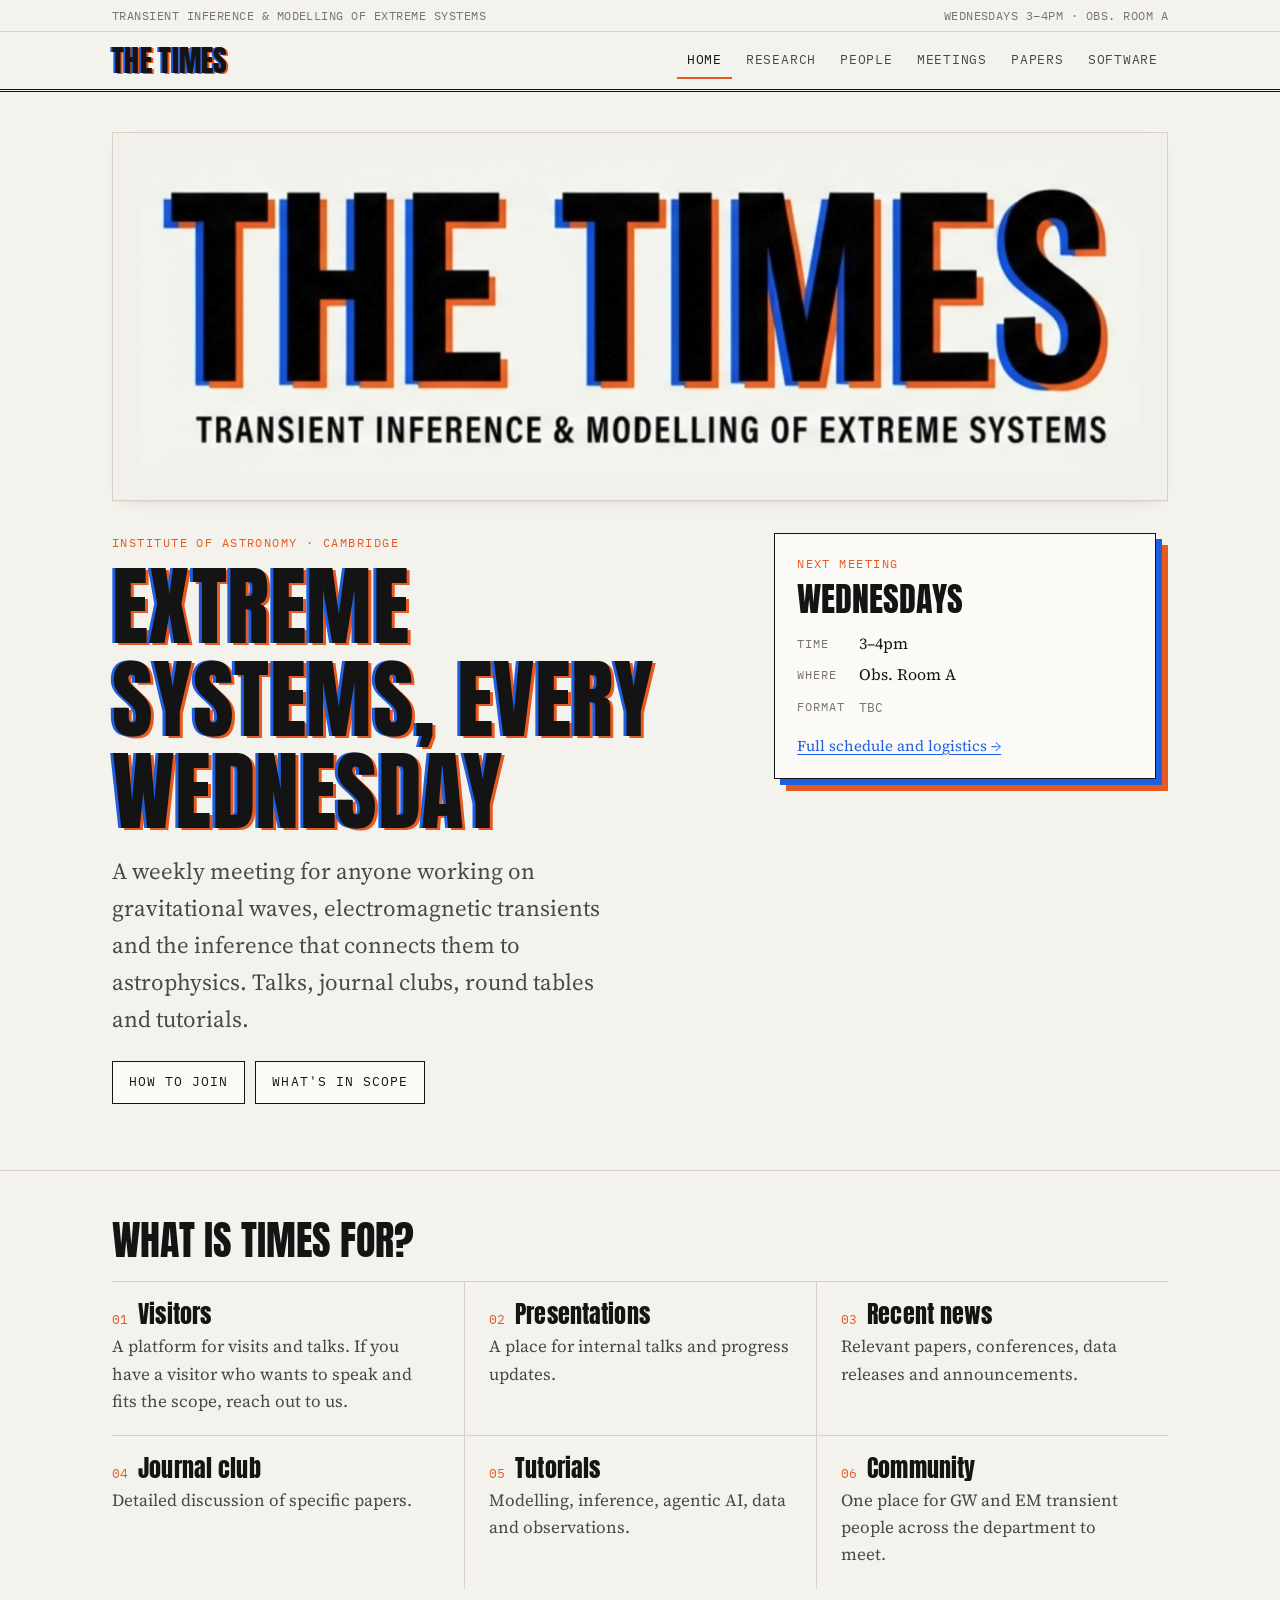
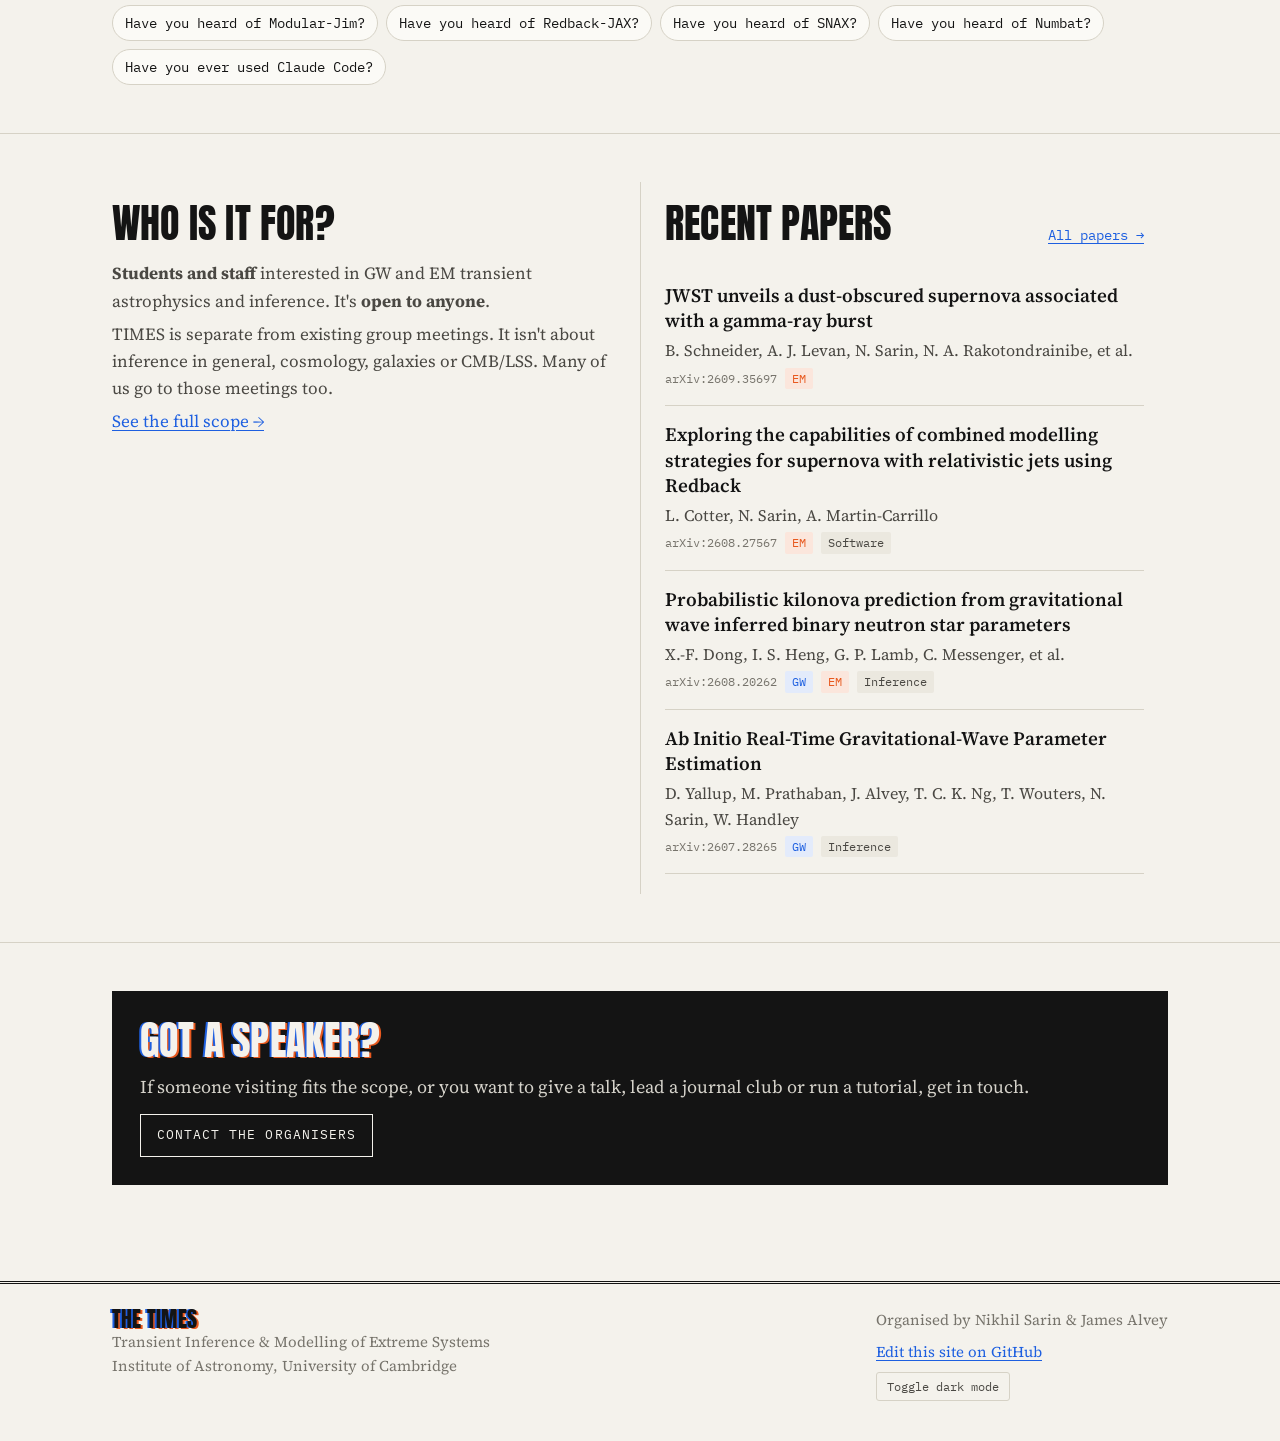
<file: index.html>
<!doctype html>
<html lang="en">
<head>
  <meta charset="utf-8">
  <meta name="viewport" content="width=device-width, initial-scale=1">
  <title>THE TIMES</title>
  <meta name="description" content="THE TIMES: Transient Inference & Modelling of Extreme Systems. A weekly meeting at the Institute of Astronomy, Cambridge, on gravitational-wave and electromagnetic transient astrophysics.">
  <link rel="icon" href="assets/img/favicon.svg" type="image/svg+xml">
  <link rel="preconnect" href="https://fonts.googleapis.com">
  <link rel="preconnect" href="https://fonts.gstatic.com" crossorigin>
  <link href="https://fonts.googleapis.com/css2?family=Anton&family=IBM+Plex+Mono:wght@400;500&family=Source+Serif+4:opsz,wght@8..60,400;8..60,600&display=swap" rel="stylesheet">
  <link rel="stylesheet" href="assets/css/style.css">
  <script src="data/site.js"></script>
  <script src="data/schedule.js"></script>
  <script src="data/papers.js"></script>
  <script src="assets/js/site.js"></script>
</head>
<body>
  <div id="site-header"></div>

  <main id="main">
    <section class="hero"><div class="wrap">
      <div class="hero-logo">
        <img src="assets/img/times-logo.jpg" width="1200" height="374" alt="THE TIMES: Transient Inference & Modelling of Extreme Systems">
      </div>
      <div class="hero-grid">
        <div>
          <p class="kicker">Institute of Astronomy · Cambridge</p>
          <h1 class="headline">Extreme systems, every Wednesday</h1>
          <p class="lede">
            A weekly meeting for anyone working on gravitational waves, electromagnetic transients
            and the inference that connects them to astrophysics. Talks, journal clubs, round tables and tutorials.
          </p>
          <p style="margin-top:24px;display:flex;gap:10px;flex-wrap:wrap">
            <a class="btn" href="meetings.html">How to join</a>
            <a class="btn" href="research.html">What's in scope</a>
          </p>
        </div>
        <aside class="next-card" data-render="nextCard"></aside>
      </div>
    </div></section>

    <section class="block"><div class="wrap">
      <div class="section-head"><h2>What is TIMES for?</h2></div>
      <div class="columns three">
        <div class="col">
          <h3><span class="num">01</span>Visitors</h3>
          <p>A platform for visits and talks. If you have a visitor who wants to speak and fits the scope, reach out to us.</p>
        </div>
        <div class="col">
          <h3><span class="num">02</span>Presentations</h3>
          <p>A place for internal talks and progress updates.</p>
        </div>
        <div class="col">
          <h3><span class="num">03</span>Recent news</h3>
          <p>Relevant papers, conferences, data releases and announcements.</p>
        </div>
        <div class="col">
          <h3><span class="num">04</span>Journal club</h3>
          <p>Detailed discussion of specific papers.</p>
        </div>
        <div class="col">
          <h3><span class="num">05</span>Tutorials</h3>
          <p>Modelling, inference, agentic AI, data and observations.</p>
        </div>
        <div class="col">
          <h3><span class="num">06</span>Community</h3>
          <p>One place for GW and EM transient people across the department to meet.</p>
        </div>
      </div>
      <ul class="quiz" aria-label="Tutorial topics">
        <li><span>Have you heard of Modular-Jim?</span></li>
        <li><a href="software.html">Have you heard of Redback-JAX?</a></li>
        <li><span>Have you heard of SNAX?</span></li>
        <li><span>Have you heard of Numbat?</span></li>
        <li><a href="software.html">Have you ever used Claude Code?</a></li>
      </ul>
    </div></section>

    <section class="block"><div class="wrap">
      <div class="columns">
        <div class="col" style="border-top:0">
          <h2>Who is it for?</h2>
          <p><strong>Students and staff</strong> interested in GW and EM transient astrophysics and inference.
            It's <strong>open to anyone</strong>.</p>
          <p>TIMES is separate from existing group meetings. It isn't about inference in general,
            cosmology, galaxies or CMB/LSS. Many of us go to those meetings too.</p>
          <p><a href="research.html">See the full scope →</a></p>
        </div>
        <div class="col" style="border-top:0">
          <div class="section-head"><h2 style="margin:0">Recent papers</h2><a class="mono" href="papers.html">All papers →</a></div>
          <div data-render="recentPapers"></div>
        </div>
      </div>
    </div></section>

    <section class="block"><div class="wrap">
      <div class="callout">
        <h2>Got a speaker?</h2>
        <p>If someone visiting fits the scope, or you want to give a talk, lead a journal club or run a tutorial, get in touch.</p>
        <a class="btn" href="meetings.html#contact">Contact the organisers</a>
      </div>
    </div></section>
  </main>

  <div id="site-footer"></div>
</body>
</html>
</file>
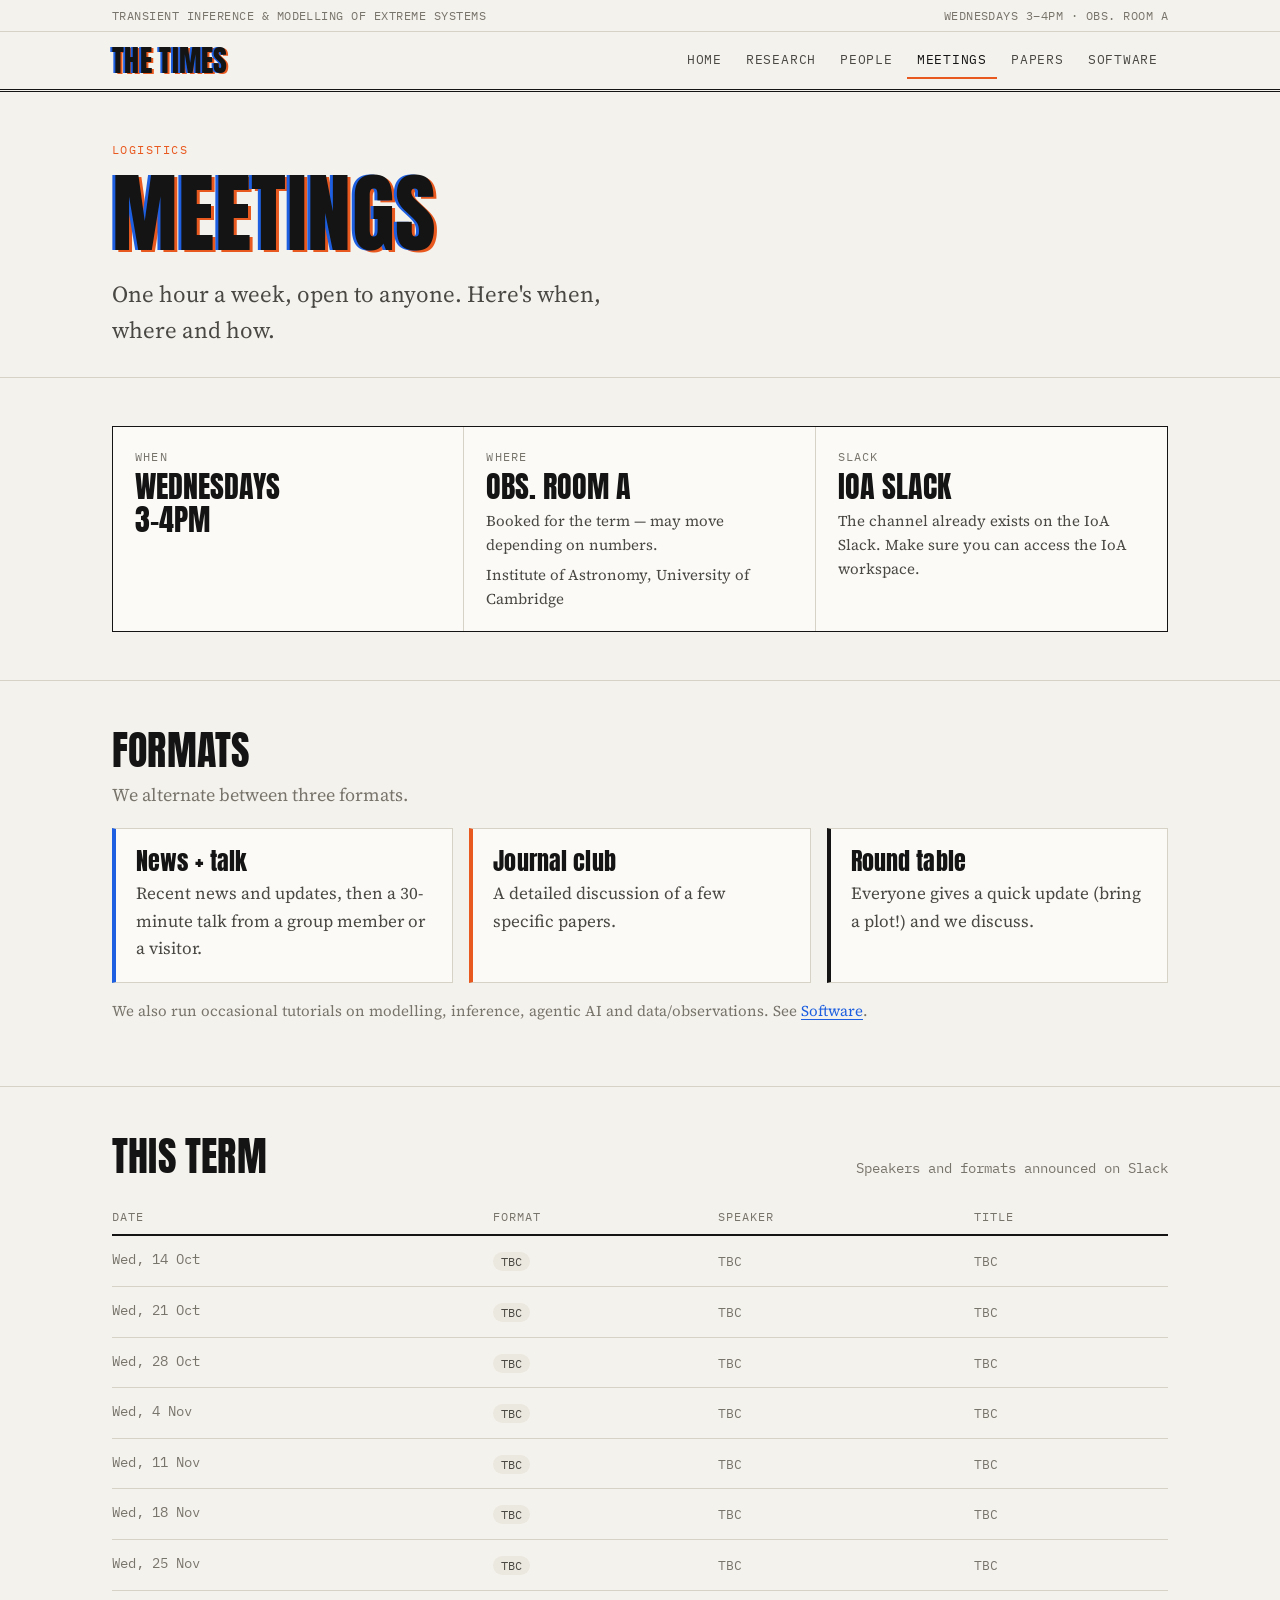
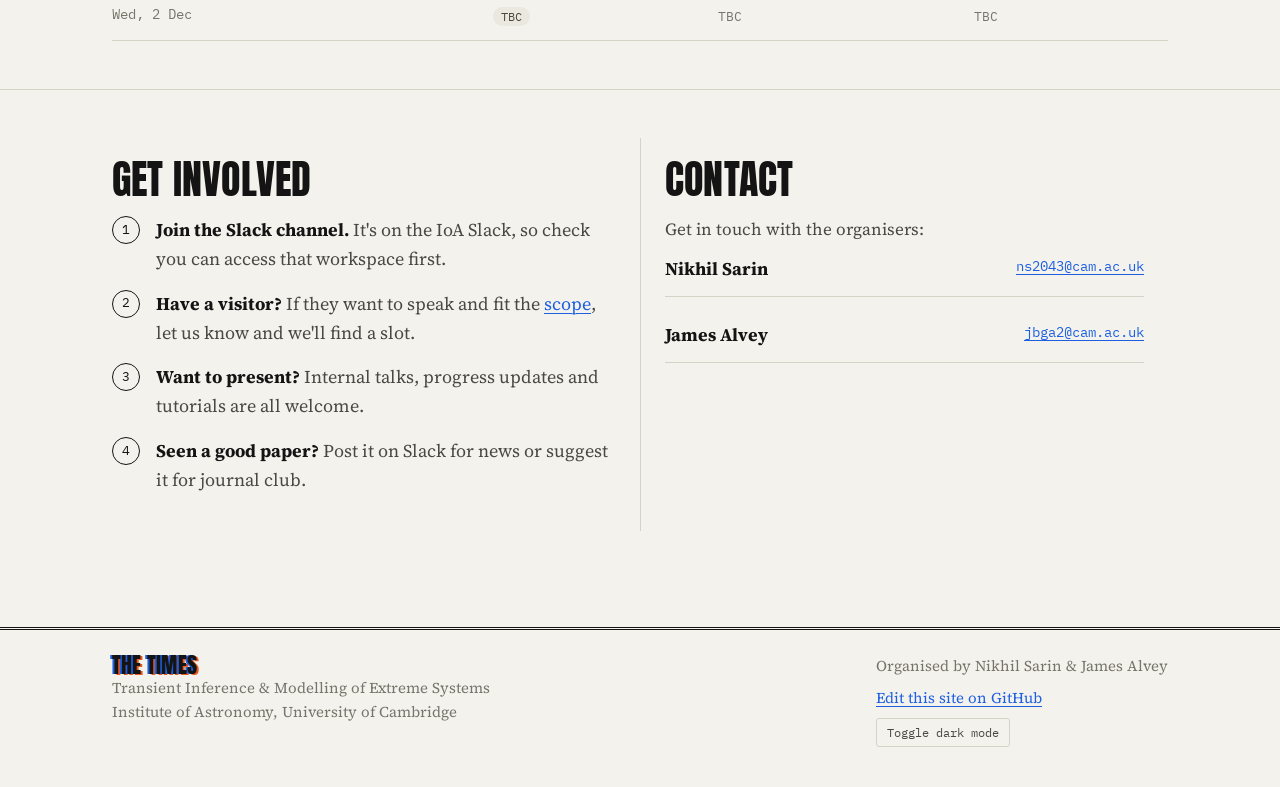
<file: meetings.html>
<!doctype html>
<html lang="en">
<head>
  <meta charset="utf-8">
  <meta name="viewport" content="width=device-width, initial-scale=1">
  <title>Meetings · THE TIMES</title>
  <meta name="description" content="When and where THE TIMES meets, meeting formats, the term schedule and how to get in touch.">
  <link rel="icon" href="assets/img/favicon.svg" type="image/svg+xml">
  <link rel="preconnect" href="https://fonts.googleapis.com">
  <link rel="preconnect" href="https://fonts.gstatic.com" crossorigin>
  <link href="https://fonts.googleapis.com/css2?family=Anton&family=IBM+Plex+Mono:wght@400;500&family=Source+Serif+4:opsz,wght@8..60,400;8..60,600&display=swap" rel="stylesheet">
  <link rel="stylesheet" href="assets/css/style.css">
  <script src="data/site.js"></script>
  <script src="data/schedule.js"></script>
  <script src="assets/js/site.js"></script>
</head>
<body>
  <div id="site-header"></div>

  <main id="main">
    <header class="page-head"><div class="wrap">
      <p class="kicker">Logistics</p>
      <h1 class="headline">Meetings</h1>
      <p class="lede">One hour a week, open to anyone. Here's when, where and how.</p>
    </div></header>

    <section class="block"><div class="wrap">
      <div class="facts" data-render="facts"></div>
    </div></section>

    <section class="block"><div class="wrap">
      <h2>Formats</h2>
      <p class="muted" style="margin-top:-6px">We alternate between three formats.</p>
      <div class="formats">
        <article class="format">
          <h3>News + talk</h3>
          <p>Recent news and updates, then a 30-minute talk from a group member or a visitor.</p>
        </article>
        <article class="format">
          <h3>Journal club</h3>
          <p>A detailed discussion of a few specific papers.</p>
        </article>
        <article class="format">
          <h3>Round table</h3>
          <p>Everyone gives a quick update (bring a plot!) and we discuss.</p>
        </article>
      </div>
      <p class="muted small" style="margin-top:16px">We also run occasional tutorials on modelling, inference, agentic AI and data/observations. See <a href="software.html">Software</a>.</p>
    </div></section>

    <section class="block" id="schedule"><div class="wrap">
      <div class="section-head"><h2>This term</h2><span class="mono muted">Speakers and formats announced on Slack</span></div>
      <div data-render="schedule"></div>
    </div></section>

    <section class="block"><div class="wrap">
      <div class="columns">
        <div class="col" style="border-top:0">
          <h2>Get involved</h2>
          <ol class="steps">
            <li><strong>Join the Slack channel.</strong> It's on the IoA Slack, so check you can access that workspace first.</li>
            <li><strong>Have a visitor?</strong> If they want to speak and fit the <a href="research.html">scope</a>, let us know and we'll find a slot.</li>
            <li><strong>Want to present?</strong> Internal talks, progress updates and tutorials are all welcome.</li>
            <li><strong>Seen a good paper?</strong> Post it on Slack for news or suggest it for journal club.</li>
          </ol>
        </div>
        <div class="col" id="contact" style="border-top:0">
          <h2>Contact</h2>
          <p>Get in touch with the organisers:</p>
          <div data-render="contacts"></div>
        </div>
      </div>
    </div></section>
  </main>

  <div id="site-footer"></div>
</body>
</html>
</file>
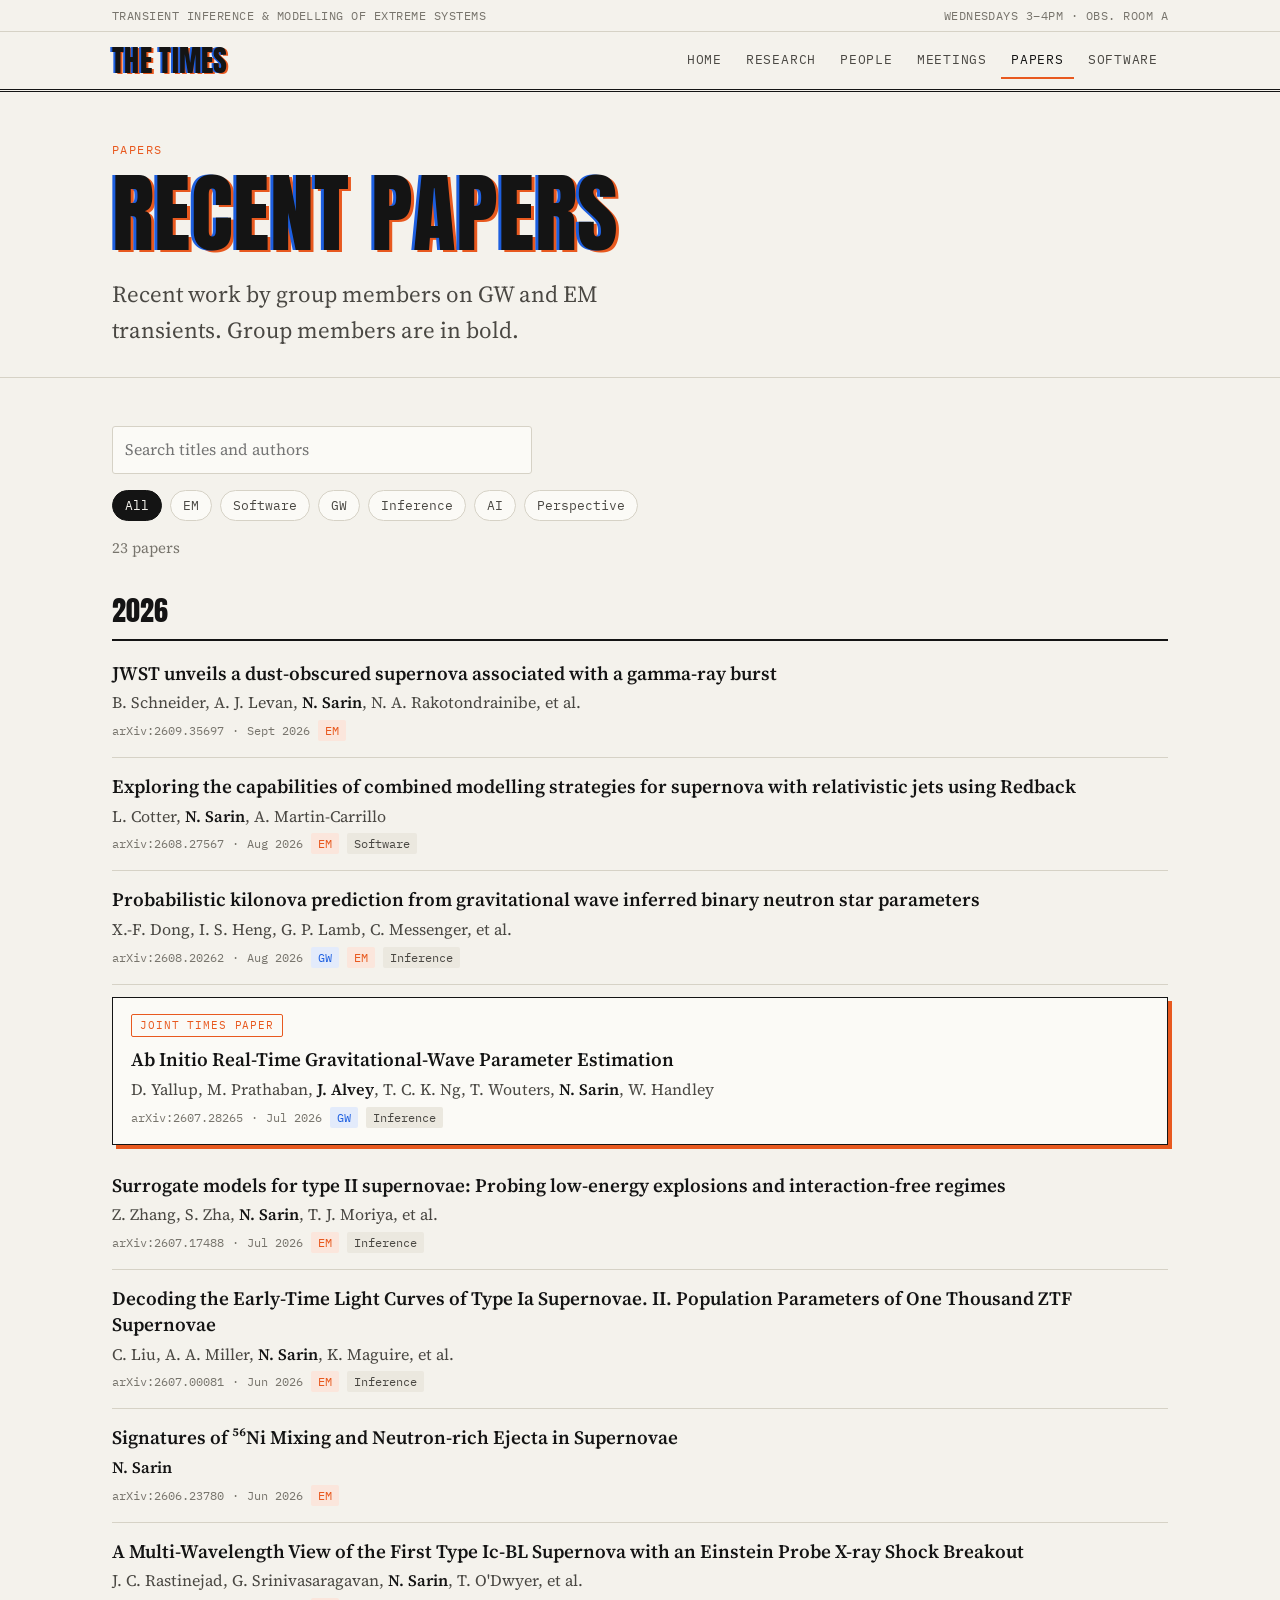
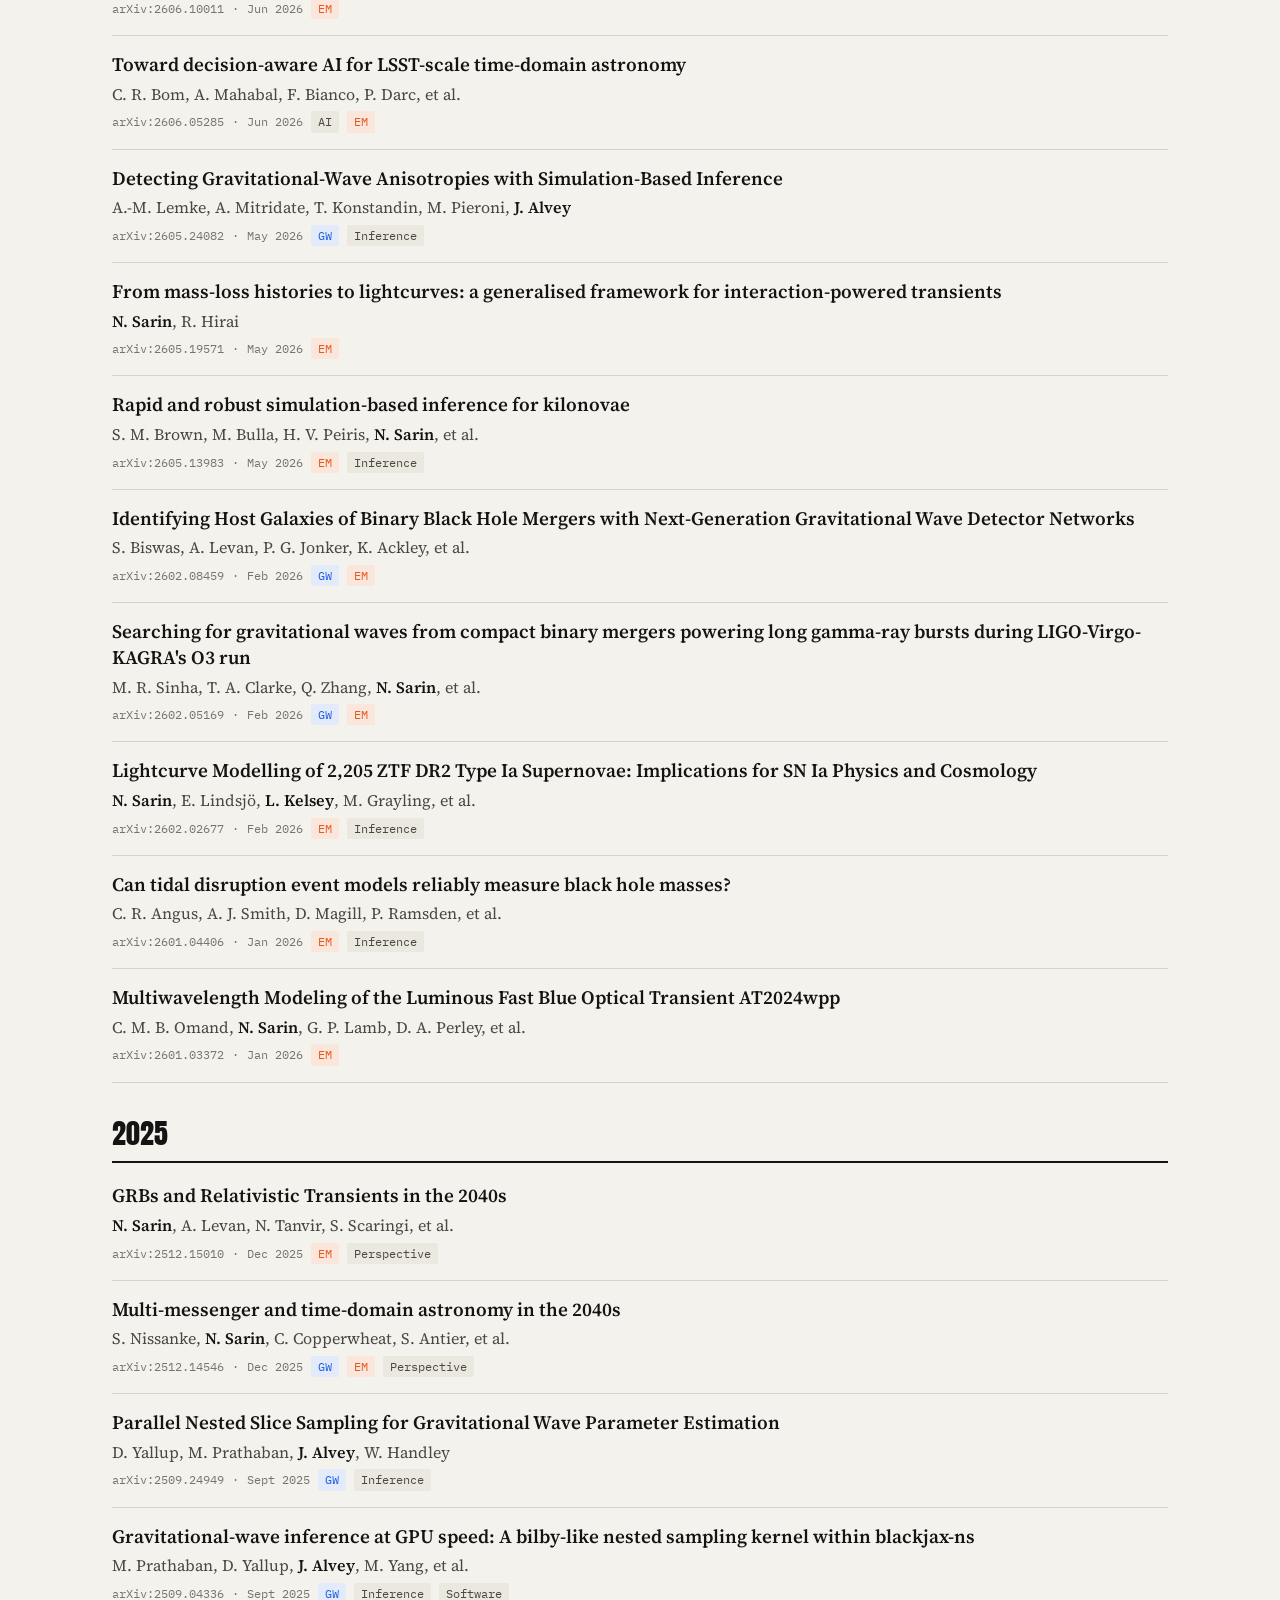
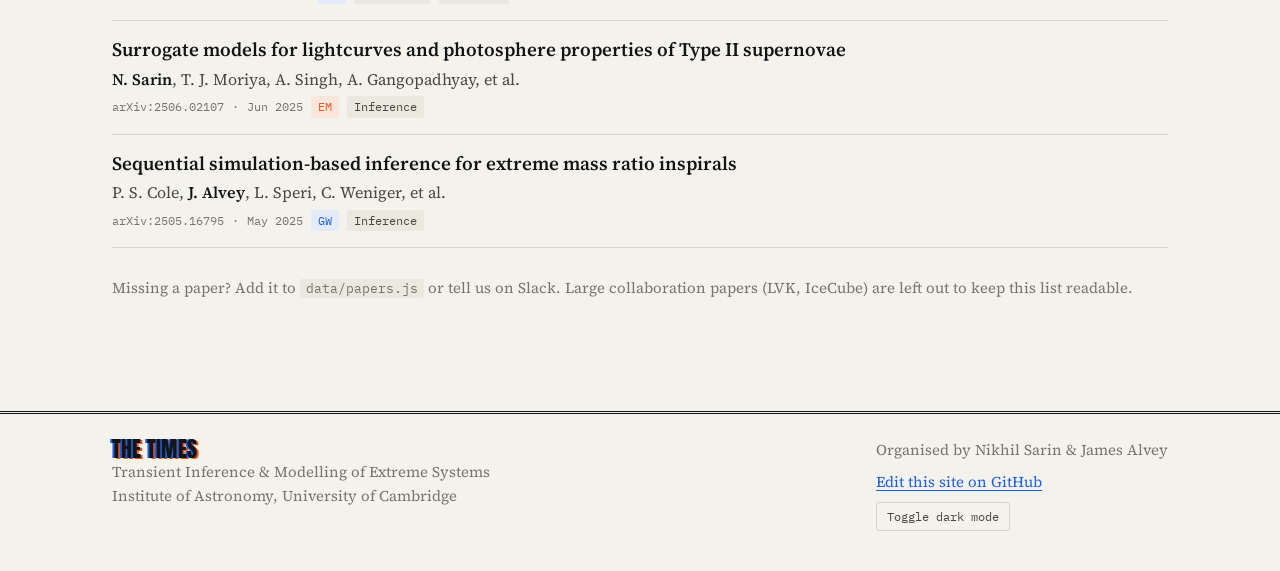
<file: papers.html>
<!doctype html>
<html lang="en">
<head>
  <meta charset="utf-8">
  <meta name="viewport" content="width=device-width, initial-scale=1">
  <title>Papers · THE TIMES</title>
  <meta name="description" content="Recent papers from members of THE TIMES group.">
  <link rel="icon" href="assets/img/favicon.svg" type="image/svg+xml">
  <link rel="preconnect" href="https://fonts.googleapis.com">
  <link rel="preconnect" href="https://fonts.gstatic.com" crossorigin>
  <link href="https://fonts.googleapis.com/css2?family=Anton&family=IBM+Plex+Mono:wght@400;500&family=Source+Serif+4:opsz,wght@8..60,400;8..60,600&display=swap" rel="stylesheet">
  <link rel="stylesheet" href="assets/css/style.css">
  <script src="data/site.js"></script>
  <script src="data/members.js"></script>
  <script src="data/papers.js"></script>
  <script src="assets/js/site.js"></script>
</head>
<body>
  <div id="site-header"></div>

  <main id="main">
    <header class="page-head"><div class="wrap">
      <p class="kicker">Papers</p>
      <h1 class="headline">Recent papers</h1>
      <p class="lede">Recent work by group members on GW and EM transients. Group members are in bold.</p>
    </div></header>

    <section class="block"><div class="wrap">
      <div data-render="papers"></div>
      <p class="muted small" style="margin-top:28px">
        Missing a paper? Add it to <code>data/papers.js</code> or tell us on Slack.
        Large collaboration papers (LVK, IceCube) are left out to keep this list readable.
      </p>
    </div></section>
  </main>

  <div id="site-footer"></div>
</body>
</html>
</file>
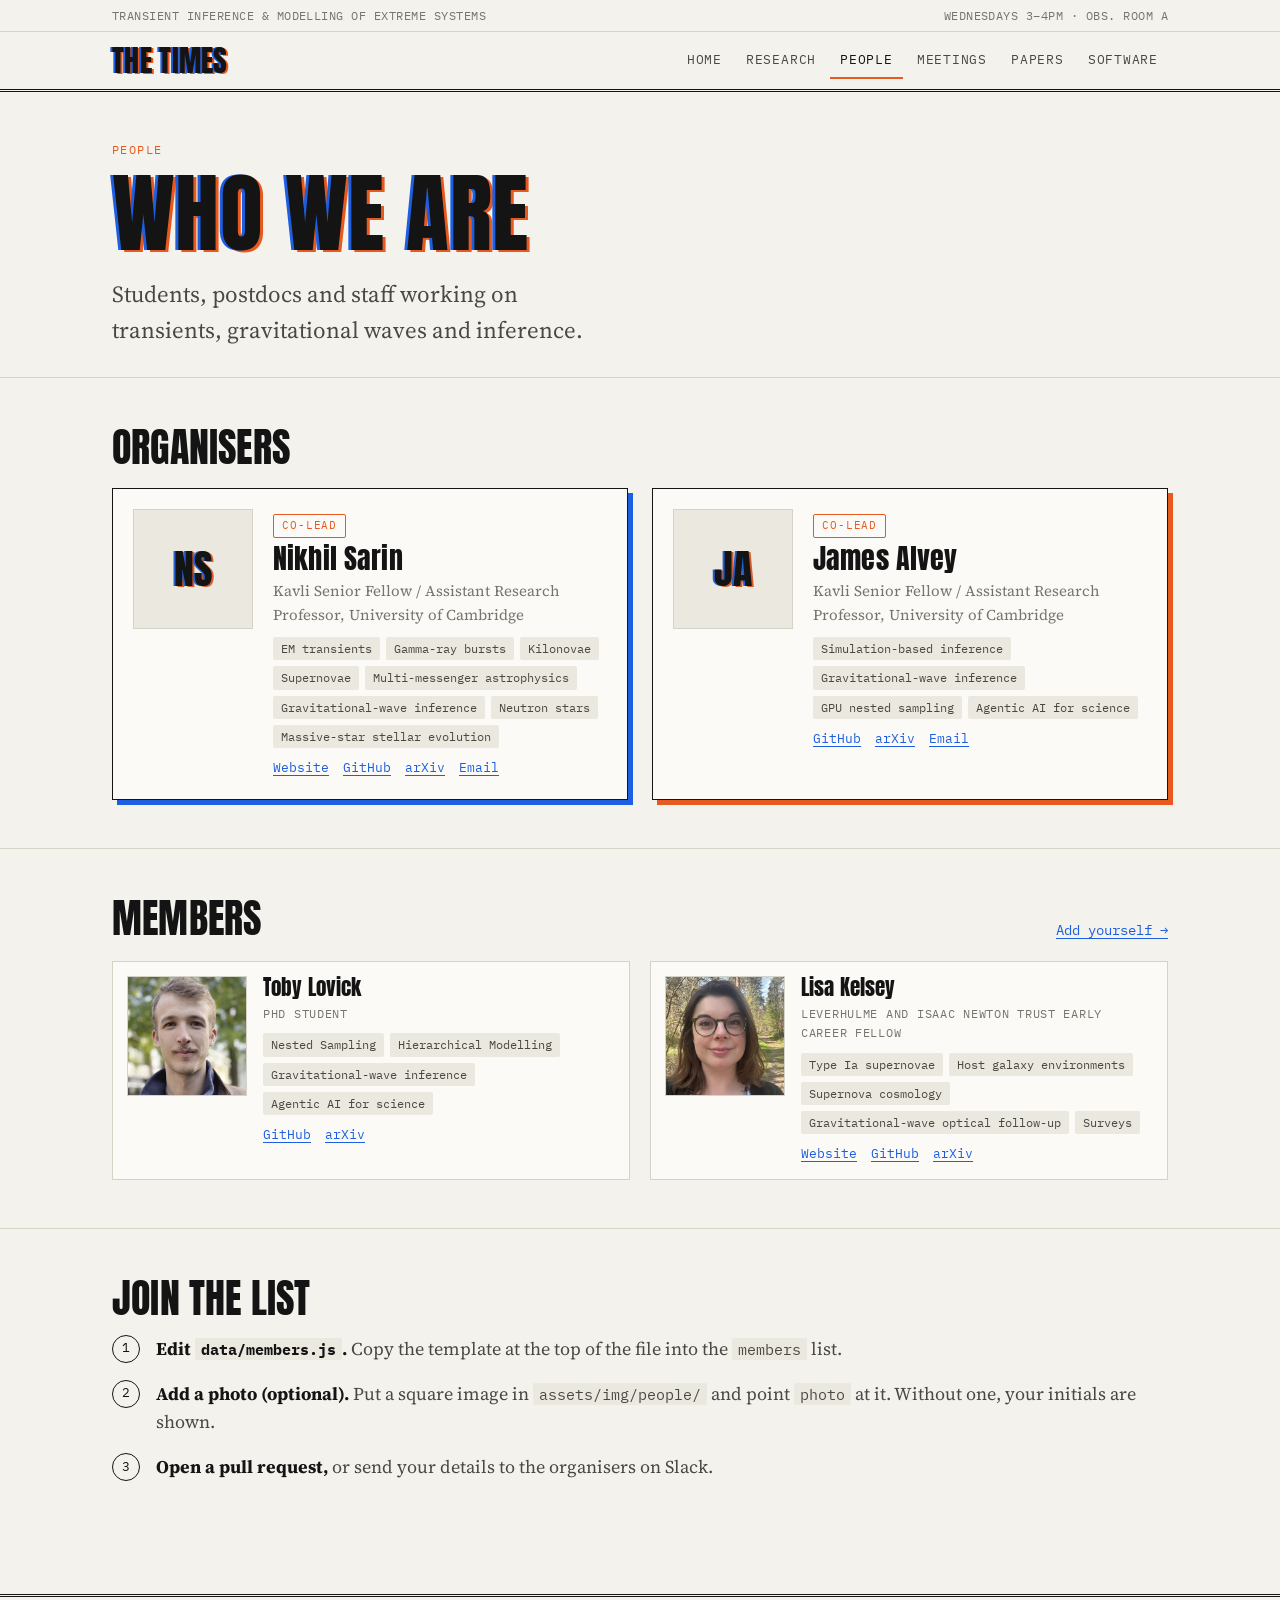
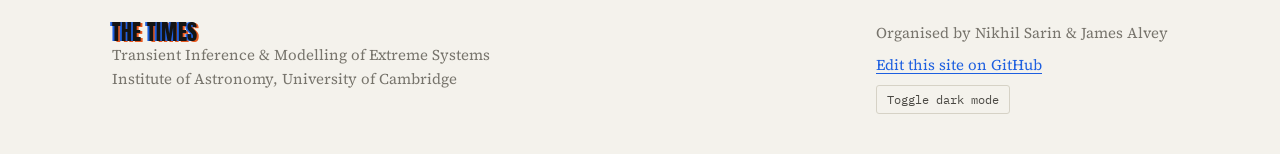
<file: people.html>
<!doctype html>
<html lang="en">
<head>
  <meta charset="utf-8">
  <meta name="viewport" content="width=device-width, initial-scale=1">
  <title>People · THE TIMES</title>
  <meta name="description" content="The people of THE TIMES group, led by Nikhil Sarin and James Alvey.">
  <link rel="icon" href="assets/img/favicon.svg" type="image/svg+xml">
  <link rel="preconnect" href="https://fonts.googleapis.com">
  <link rel="preconnect" href="https://fonts.gstatic.com" crossorigin>
  <link href="https://fonts.googleapis.com/css2?family=Anton&family=IBM+Plex+Mono:wght@400;500&family=Source+Serif+4:opsz,wght@8..60,400;8..60,600&display=swap" rel="stylesheet">
  <link rel="stylesheet" href="assets/css/style.css">
  <script src="data/site.js"></script>
  <script src="data/members.js"></script>
  <script src="assets/js/site.js"></script>
</head>
<body>
  <div id="site-header"></div>

  <main id="main">
    <header class="page-head"><div class="wrap">
      <p class="kicker">People</p>
      <h1 class="headline">Who we are</h1>
      <p class="lede">Students, postdocs and staff working on transients, gravitational waves and inference.</p>
    </div></header>

    <section class="block"><div class="wrap">
      <div class="section-head"><h2>Organisers</h2></div>
      <div class="pi-grid" data-render="pis"></div>
    </div></section>

    <section class="block"><div class="wrap">
      <div class="section-head">
        <h2>Members</h2>
        <a class="mono" href="https://github.com/nikhil-sarin/times_group/blob/main/data/members.js">Add yourself →</a>
      </div>
      <div data-render="members"></div>
    </div></section>

    <section class="block"><div class="wrap">
      <div class="section-head"><h2>Alumni</h2></div>
      <div data-render="alumni"></div>
    </div></section>

    <section class="block"><div class="wrap">
      <h2>Join the list</h2>
      <ol class="steps">
        <li><strong>Edit <code>data/members.js</code>.</strong> Copy the template at the top of the file into the <code>members</code> list.</li>
        <li><strong>Add a photo (optional).</strong> Put a square image in <code>assets/img/people/</code> and point <code>photo</code> at it. Without one, your initials are shown.</li>
        <li><strong>Open a pull request,</strong> or send your details to the organisers on Slack.</li>
      </ol>
    </div></section>
  </main>

  <div id="site-footer"></div>
</body>
</html>
</file>
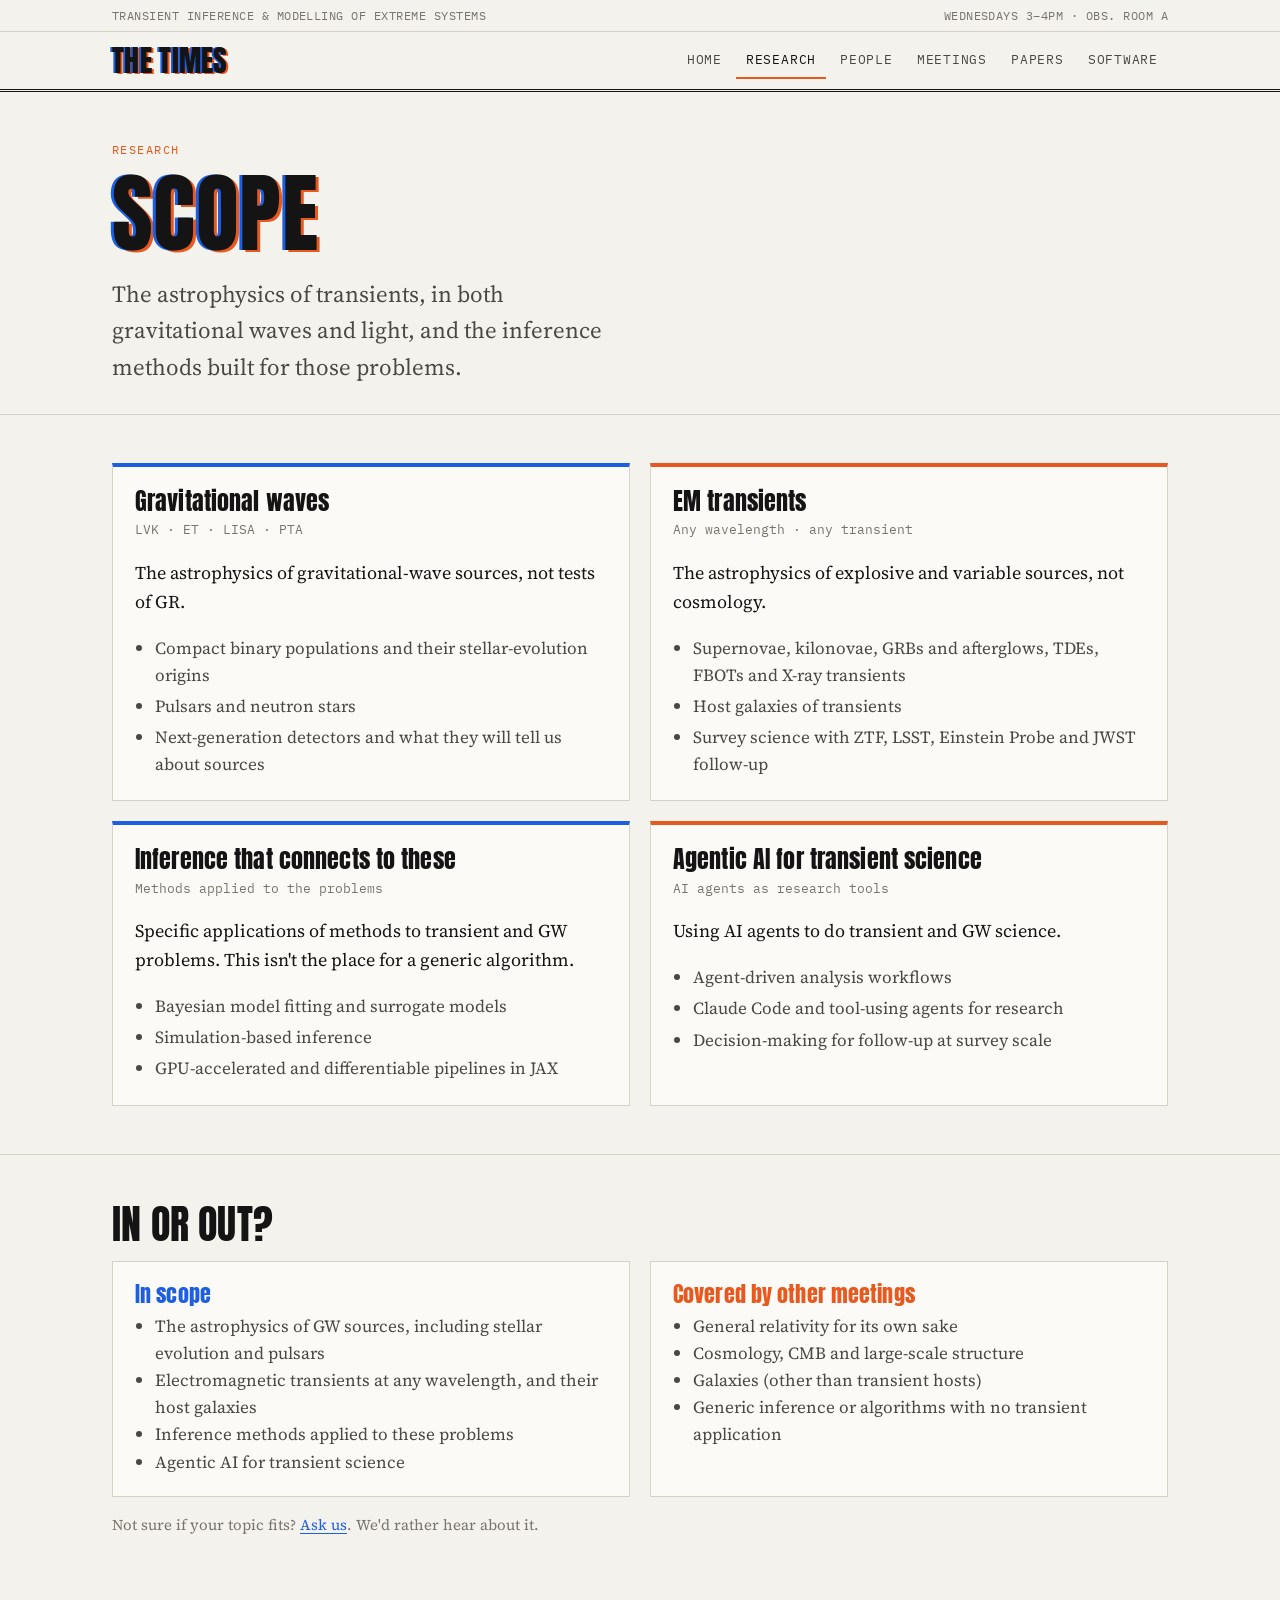
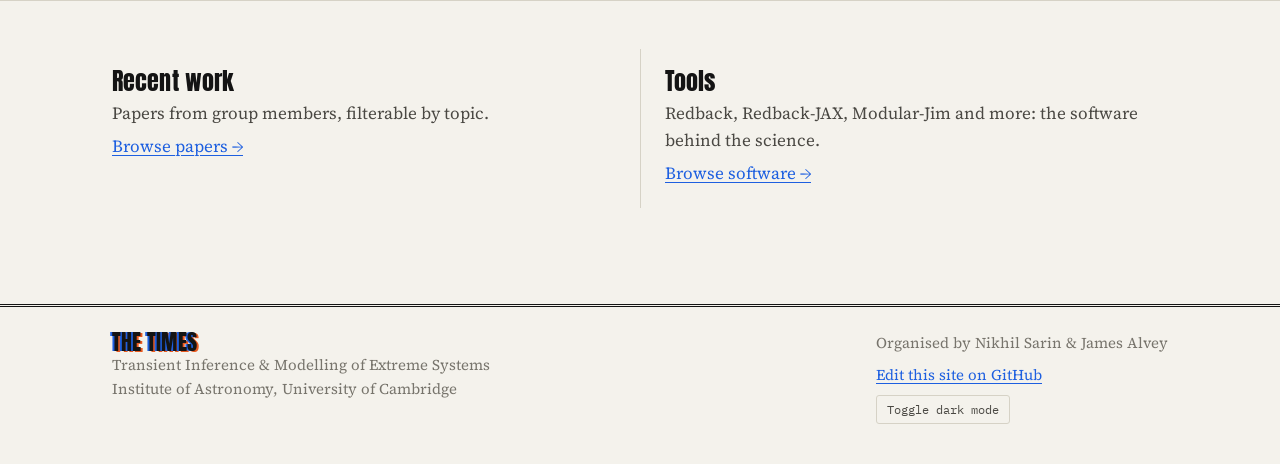
<file: research.html>
<!doctype html>
<html lang="en">
<head>
  <meta charset="utf-8">
  <meta name="viewport" content="width=device-width, initial-scale=1">
  <title>Research · THE TIMES</title>
  <meta name="description" content="The scope of THE TIMES: gravitational waves, EM transients, inference that connects to them, and agentic AI for transient science.">
  <link rel="icon" href="assets/img/favicon.svg" type="image/svg+xml">
  <link rel="preconnect" href="https://fonts.googleapis.com">
  <link rel="preconnect" href="https://fonts.gstatic.com" crossorigin>
  <link href="https://fonts.googleapis.com/css2?family=Anton&family=IBM+Plex+Mono:wght@400;500&family=Source+Serif+4:opsz,wght@8..60,400;8..60,600&display=swap" rel="stylesheet">
  <link rel="stylesheet" href="assets/css/style.css">
  <script src="data/site.js"></script>
  <script src="assets/js/site.js"></script>
</head>
<body>
  <div id="site-header"></div>

  <main id="main">
    <header class="page-head"><div class="wrap">
      <p class="kicker">Research</p>
      <h1 class="headline">Scope</h1>
      <p class="lede">The astrophysics of transients, in both gravitational waves and light, and the inference methods built for those problems.</p>
    </div></header>

    <section class="block"><div class="wrap">
      <div class="scope-grid">
        <article class="scope">
          <h3>Gravitational waves</h3>
          <div class="tagline">LVK · ET · LISA · PTA</div>
          <p>The astrophysics of gravitational-wave sources, not tests of GR.</p>
          <ul>
            <li>Compact binary populations and their stellar-evolution origins</li>
            <li>Pulsars and neutron stars</li>
            <li>Next-generation detectors and what they will tell us about sources</li>
          </ul>
        </article>
        <article class="scope">
          <h3>EM transients</h3>
          <div class="tagline">Any wavelength · any transient</div>
          <p>The astrophysics of explosive and variable sources, not cosmology.</p>
          <ul>
            <li>Supernovae, kilonovae, GRBs and afterglows, TDEs, FBOTs and X-ray transients</li>
            <li>Host galaxies of transients</li>
            <li>Survey science with ZTF, LSST, Einstein Probe and JWST follow-up</li>
          </ul>
        </article>
        <article class="scope">
          <h3>Inference that connects to these</h3>
          <div class="tagline">Methods applied to the problems</div>
          <p>Specific applications of methods to transient and GW problems. This isn't the place for a generic algorithm.</p>
          <ul>
            <li>Bayesian model fitting and surrogate models</li>
            <li>Simulation-based inference</li>
            <li>GPU-accelerated and differentiable pipelines in JAX</li>
          </ul>
        </article>
        <article class="scope">
          <h3>Agentic AI for transient science</h3>
          <div class="tagline">AI agents as research tools</div>
          <p>Using AI agents to do transient and GW science.</p>
          <ul>
            <li>Agent-driven analysis workflows</li>
            <li>Claude Code and tool-using agents for research</li>
            <li>Decision-making for follow-up at survey scale</li>
          </ul>
        </article>
      </div>
    </div></section>

    <section class="block"><div class="wrap">
      <h2>In or out?</h2>
      <div class="inout">
        <div class="in">
          <h3>In scope</h3>
          <ul>
            <li>The astrophysics of GW sources, including stellar evolution and pulsars</li>
            <li>Electromagnetic transients at any wavelength, and their host galaxies</li>
            <li>Inference methods applied to these problems</li>
            <li>Agentic AI for transient science</li>
          </ul>
        </div>
        <div class="out">
          <h3>Covered by other meetings</h3>
          <ul>
            <li>General relativity for its own sake</li>
            <li>Cosmology, CMB and large-scale structure</li>
            <li>Galaxies (other than transient hosts)</li>
            <li>Generic inference or algorithms with no transient application</li>
          </ul>
        </div>
      </div>
      <p class="muted small" style="margin-top:16px">Not sure if your topic fits? <a href="meetings.html#contact">Ask us</a>. We'd rather hear about it.</p>
    </div></section>

    <section class="block"><div class="wrap">
      <div class="columns">
        <div class="col" style="border-top:0">
          <h3>Recent work</h3>
          <p>Papers from group members, filterable by topic.</p>
          <p><a href="papers.html">Browse papers →</a></p>
        </div>
        <div class="col" style="border-top:0">
          <h3>Tools</h3>
          <p>Redback, Redback-JAX, Modular-Jim and more: the software behind the science.</p>
          <p><a href="software.html">Browse software →</a></p>
        </div>
      </div>
    </div></section>
  </main>

  <div id="site-footer"></div>
</body>
</html>
</file>
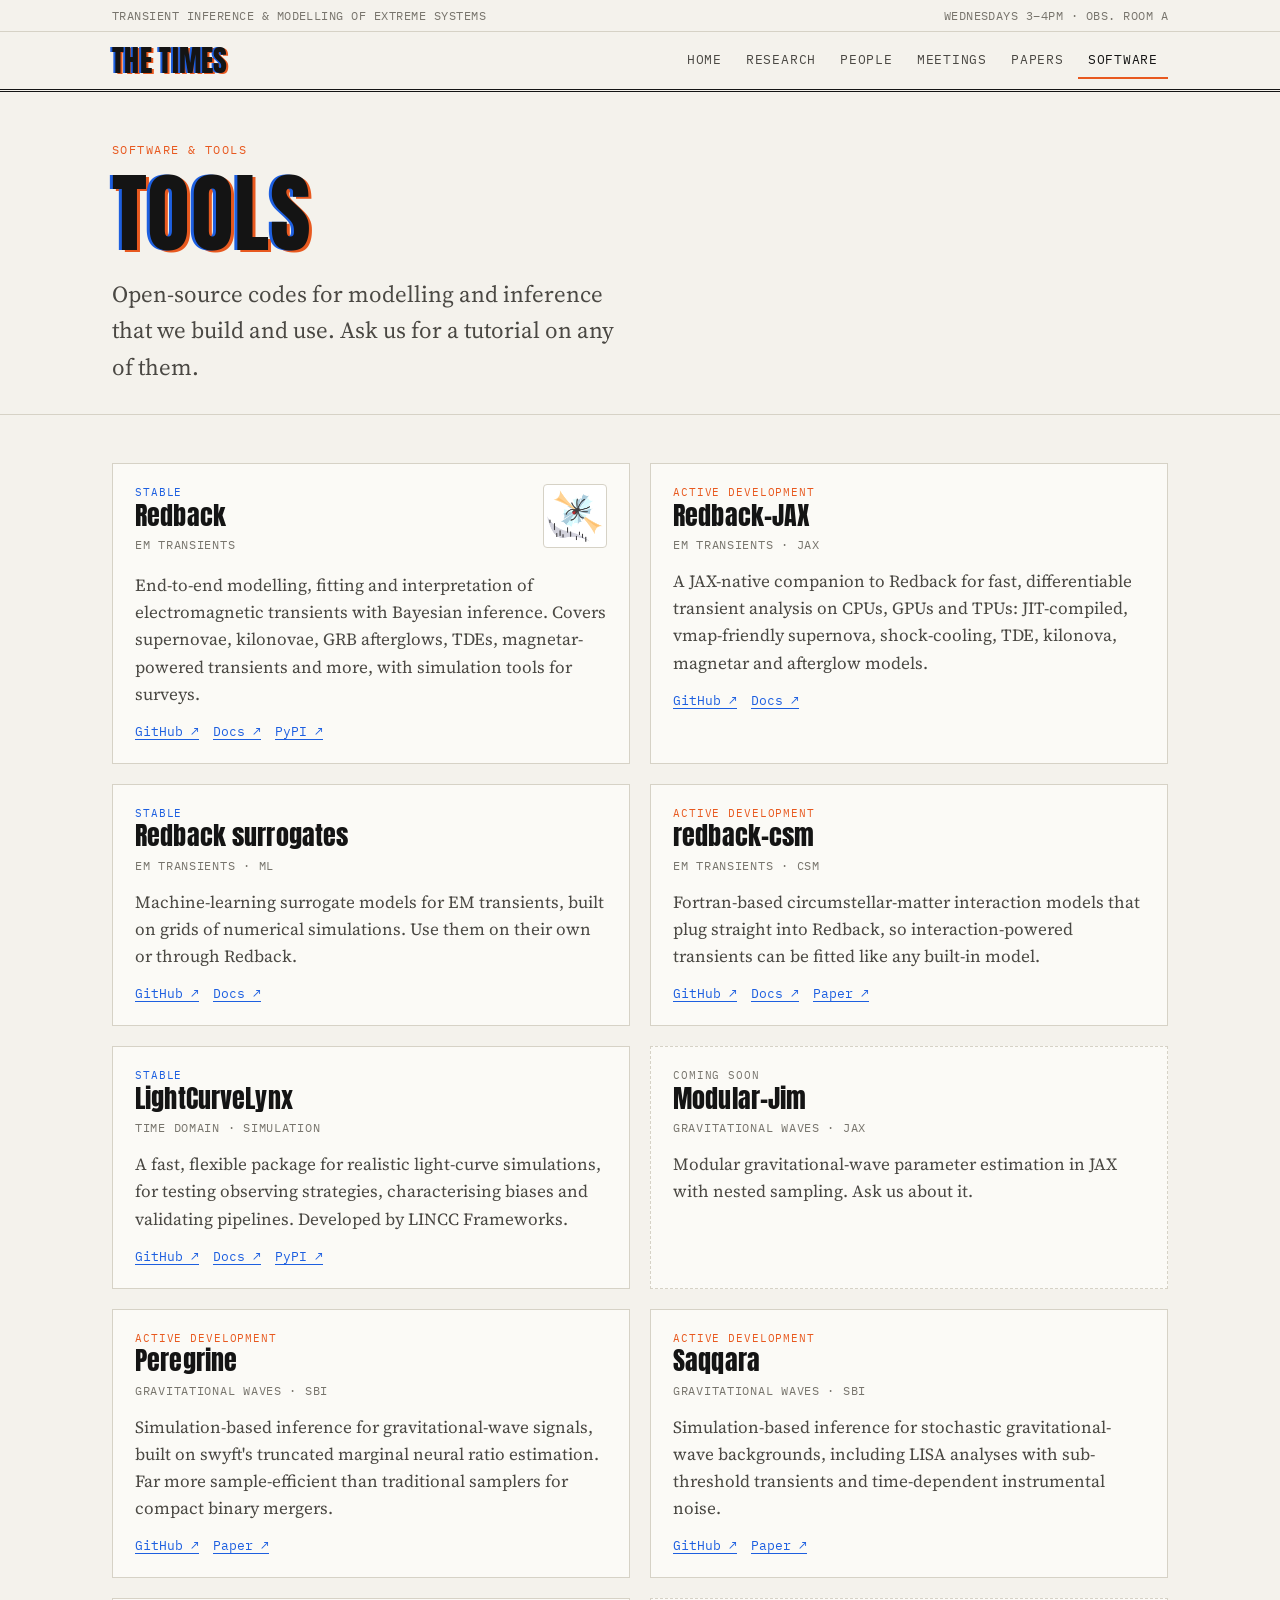
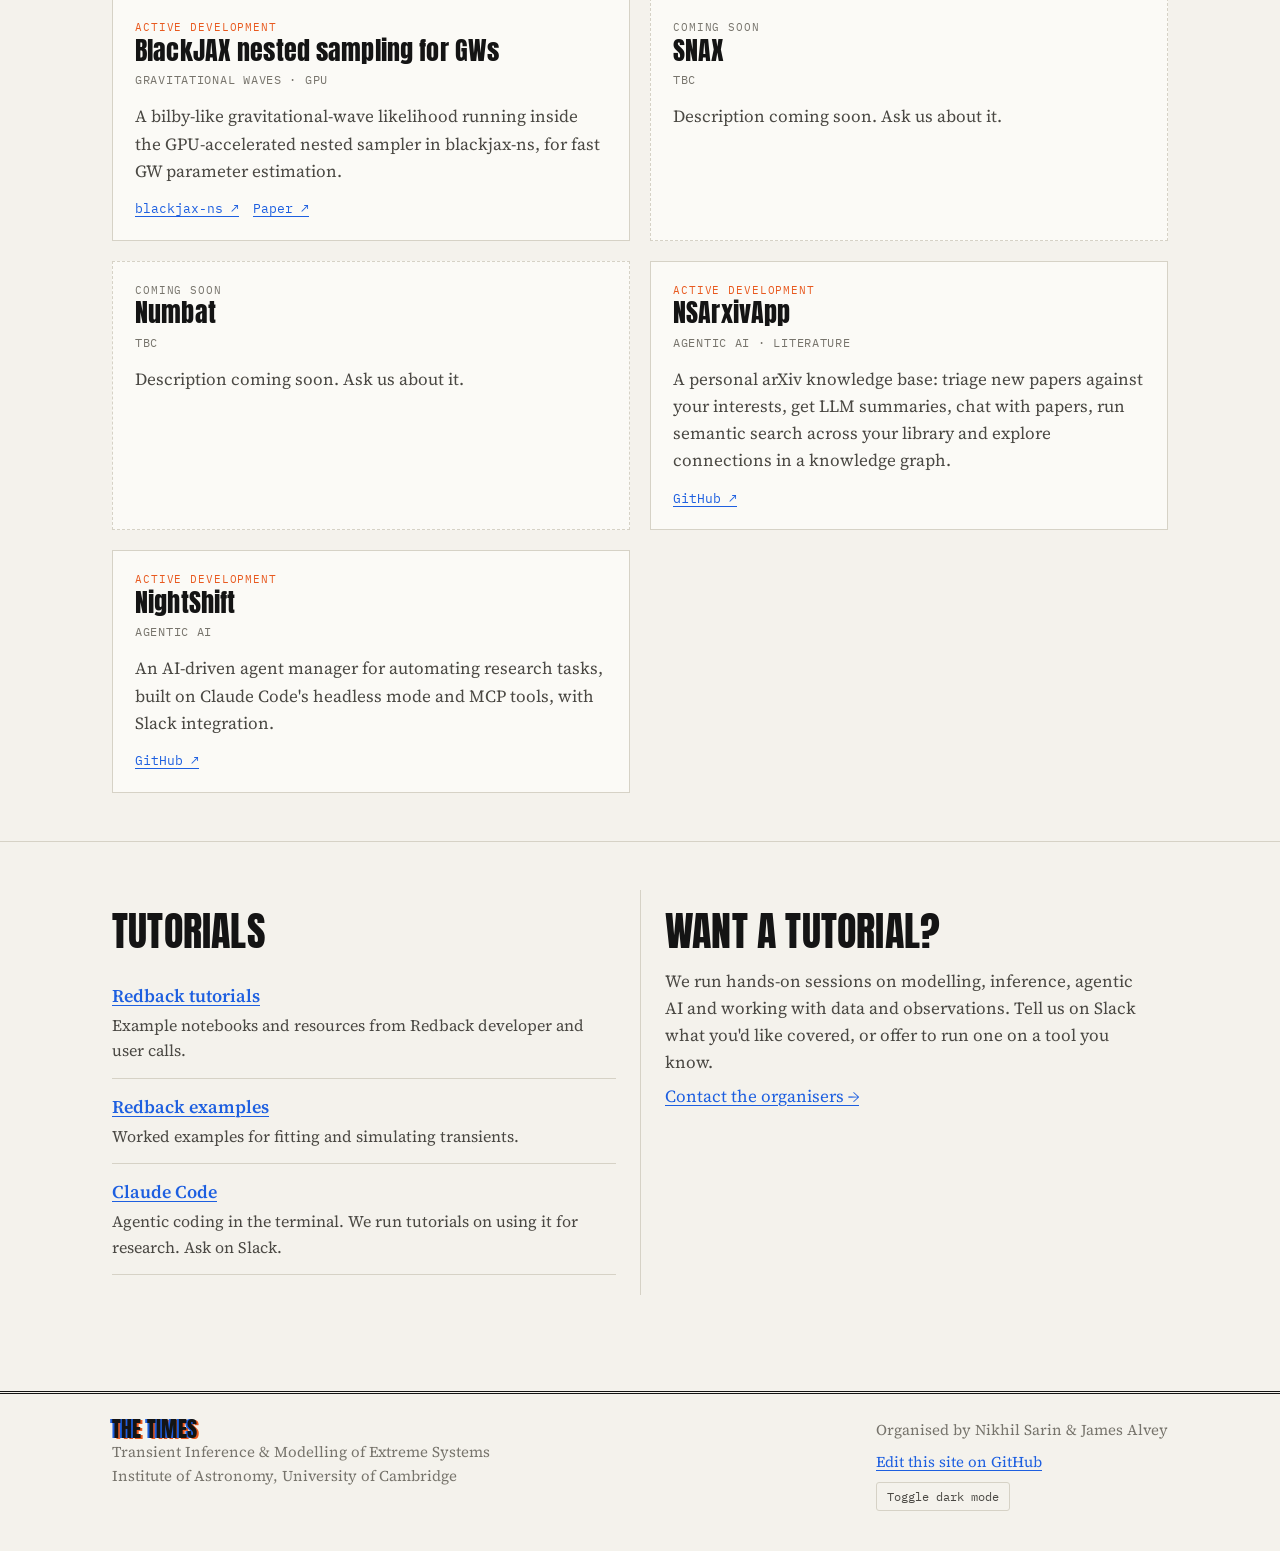
<file: software.html>
<!doctype html>
<html lang="en">
<head>
  <meta charset="utf-8">
  <meta name="viewport" content="width=device-width, initial-scale=1">
  <title>Software · THE TIMES</title>
  <meta name="description" content="Open-source software and tutorials from THE TIMES group: Redback, Redback-JAX, Modular-Jim and more.">
  <link rel="icon" href="assets/img/favicon.svg" type="image/svg+xml">
  <link rel="preconnect" href="https://fonts.googleapis.com">
  <link rel="preconnect" href="https://fonts.gstatic.com" crossorigin>
  <link href="https://fonts.googleapis.com/css2?family=Anton&family=IBM+Plex+Mono:wght@400;500&family=Source+Serif+4:opsz,wght@8..60,400;8..60,600&display=swap" rel="stylesheet">
  <link rel="stylesheet" href="assets/css/style.css">
  <script src="data/site.js"></script>
  <script src="data/software.js"></script>
  <script src="assets/js/site.js"></script>
</head>
<body>
  <div id="site-header"></div>

  <main id="main">
    <header class="page-head"><div class="wrap">
      <p class="kicker">Software &amp; tools</p>
      <h1 class="headline">Tools</h1>
      <p class="lede">Open-source codes for modelling and inference that we build and use. Ask us for a tutorial on any of them.</p>
    </div></header>

    <section class="block"><div class="wrap">
      <div class="sw-grid" data-render="software"></div>
    </div></section>

    <section class="block"><div class="wrap">
      <div class="columns">
        <div class="col" style="border-top:0">
          <h2>Tutorials</h2>
          <div data-render="tutorials"></div>
        </div>
        <div class="col" style="border-top:0">
          <h2>Want a tutorial?</h2>
          <p>We run hands-on sessions on modelling, inference, agentic AI and working with data and observations.
            Tell us on Slack what you'd like covered, or offer to run one on a tool you know.</p>
          <p><a href="meetings.html#contact">Contact the organisers →</a></p>
        </div>
      </div>
    </div></section>
  </main>

  <div id="site-footer"></div>
</body>
</html>
</file>
<file: assets/css/style.css>
/* THE TIMES — Transient Inference & Modelling of Extreme Systems */

:root {
  --paper: #f4f2ec;
  --paper-2: #ebe8df;
  --card: #fbfaf6;
  --ink: #141414;
  --ink-2: #4a4843;
  --ink-3: #77746c;
  --rule: #d6d2c6;
  --blue: #1d5fe0;
  --orange: #e8591f;
  --blue-soft: #e3ebfb;
  --orange-soft: #fbe6dc;
  --shadow: 0 1px 0 rgba(0,0,0,.04), 0 6px 20px -12px rgba(0,0,0,.18);
  --display: "Anton", "Impact", "Arial Narrow Bold", sans-serif;
  --serif: "Source Serif 4", Georgia, "Times New Roman", serif;
  --mono: "IBM Plex Mono", ui-monospace, Menlo, monospace;
  --max: 1120px;
  --gutter: 16px;
  color-scheme: light;
}

@media (prefers-color-scheme: dark) {
  :root:not([data-theme="light"]) {
    --paper: #131312;
    --paper-2: #1b1b19;
    --card: #1d1d1b;
    --ink: #ece9e1;
    --ink-2: #bdb9ae;
    --ink-3: #8d8a81;
    --rule: #34332f;
    --blue: #6f9cff;
    --orange: #ff8a57;
    --blue-soft: #1c2741;
    --orange-soft: #3a2218;
    --shadow: 0 1px 0 rgba(255,255,255,.03), 0 8px 24px -14px rgba(0,0,0,.6);
    color-scheme: dark;
  }
}
:root[data-theme="dark"] {
  --paper: #131312;
  --paper-2: #1b1b19;
  --card: #1d1d1b;
  --ink: #ece9e1;
  --ink-2: #bdb9ae;
  --ink-3: #8d8a81;
  --rule: #34332f;
  --blue: #6f9cff;
  --orange: #ff8a57;
  --blue-soft: #1c2741;
  --orange-soft: #3a2218;
  --shadow: 0 1px 0 rgba(255,255,255,.03), 0 8px 24px -14px rgba(0,0,0,.6);
  color-scheme: dark;
}

*, *::before, *::after { box-sizing: border-box; }
html { -webkit-text-size-adjust: 100%; }
body {
  margin: 0;
  background: var(--paper);
  color: var(--ink);
  font-family: var(--serif);
  font-size: 18px;
  line-height: 1.6;
  overflow-x: hidden;
}
img { max-width: 100%; display: block; }
a { color: var(--blue); text-decoration-thickness: 1px; text-underline-offset: 3px; }
a:hover { color: var(--orange); }
:focus-visible { outline: 2px solid var(--orange); outline-offset: 3px; border-radius: 2px; }

.wrap { max-width: var(--max); margin: 0 auto; padding: 0 var(--gutter); }
@media (min-width: 720px) { :root { --gutter: 32px; } }

/* ---------- Masthead ---------- */
.dateline {
  border-bottom: 1px solid var(--rule);
  font-family: var(--mono);
  font-size: 12px;
  letter-spacing: .04em;
  text-transform: uppercase;
  color: var(--ink-3);
}
.dateline .wrap { display: flex; gap: 16px; justify-content: space-between; padding-top: 6px; padding-bottom: 6px; flex-wrap: wrap; }
.dateline span:last-child { text-align: right; }

.masthead { border-bottom: 3px double var(--ink); background: var(--paper); position: sticky; top: 0; z-index: 10; }
.masthead .wrap { display: flex; align-items: center; justify-content: space-between; gap: 16px; padding-top: 10px; padding-bottom: 10px; }
.brand { display: flex; align-items: center; gap: 10px; text-decoration: none; color: var(--ink); }
.brand-mark {
  font-family: var(--display);
  font-size: 30px;
  line-height: 1;
  letter-spacing: .01em;
  text-shadow: -2px 0 var(--blue), 2px 1px var(--orange);
}
.brand:hover { color: var(--ink); }

.nav { display: flex; gap: 4px; flex-wrap: wrap; }
.nav a {
  font-family: var(--mono);
  font-size: 13px;
  text-transform: uppercase;
  letter-spacing: .06em;
  text-decoration: none;
  color: var(--ink-2);
  padding: 8px 10px;
  border-radius: 3px;
}
.nav a:hover { color: var(--ink); background: var(--paper-2); }
.nav a[aria-current="page"] { color: var(--ink); box-shadow: inset 0 -2px 0 var(--orange); border-radius: 0; }

.nav-toggle {
  display: none;
  background: none;
  border: 1px solid var(--rule);
  color: var(--ink);
  font-family: var(--mono);
  font-size: 12px;
  text-transform: uppercase;
  letter-spacing: .06em;
  padding: 8px 12px;
  border-radius: 3px;
  cursor: pointer;
}
@media (max-width: 860px) {
  .nav-toggle { display: inline-block; }
  .nav { display: none; position: absolute; left: 0; right: 0; top: 100%; background: var(--paper); border-bottom: 1px solid var(--rule); padding: 8px var(--gutter) 16px; flex-direction: column; }
  .nav.open { display: flex; }
  .nav a { padding: 12px 4px; border-bottom: 1px solid var(--rule); }
  .nav a[aria-current="page"] { box-shadow: inset 3px 0 0 var(--orange); padding-left: 12px; }
  .masthead .wrap { position: relative; }
}

/* ---------- Type ---------- */
.kicker {
  font-family: var(--mono);
  font-size: 12px;
  letter-spacing: .12em;
  text-transform: uppercase;
  color: var(--orange);
  margin: 0 0 8px;
}
h1, h2, h3 { font-family: var(--display); font-weight: 400; line-height: 1.05; letter-spacing: .005em; margin: 0; }
h1.headline {
  font-size: clamp(44px, 9vw, 88px);
  text-transform: uppercase;
  text-shadow: -3px 0 var(--blue), 3px 2px var(--orange);
}
h2 { font-size: clamp(28px, 4.5vw, 40px); text-transform: uppercase; margin-bottom: 16px; }
h3 { font-size: 24px; margin-bottom: 6px; }
.lede { font-size: clamp(19px, 2.4vw, 23px); color: var(--ink-2); max-width: 46ch; margin: 16px 0 0; }
.muted { color: var(--ink-3); }
.small { font-size: 15px; }
.mono { font-family: var(--mono); font-size: 14px; }

.page-head { padding: 48px 0 28px; border-bottom: 1px solid var(--rule); }
section.block { padding: 48px 0; border-bottom: 1px solid var(--rule); }
section.block:last-of-type { border-bottom: 0; }
.section-head { display: flex; align-items: baseline; justify-content: space-between; gap: 16px; flex-wrap: wrap; margin-bottom: 20px; }
.section-head h2 { margin: 0; }

/* ---------- Home ---------- */
.hero { padding: 40px 0 48px; border-bottom: 1px solid var(--rule); }
.hero-logo {
  background: #f1f0eb;
  border: 1px solid var(--rule);
  padding: clamp(12px, 3vw, 28px);
  box-shadow: var(--shadow);
}
.hero-logo img { width: 100%; height: auto; }
.hero-grid { display: grid; gap: 32px; margin-top: 32px; }
@media (min-width: 860px) { .hero-grid { grid-template-columns: 1.6fr 1fr; align-items: start; } }

.next-card {
  background: var(--card);
  border: 1px solid var(--ink);
  padding: 20px 22px;
  box-shadow: 6px 6px 0 var(--blue), 12px 12px 0 var(--orange);
  margin-right: 12px;
  margin-bottom: 12px;
}
.next-card .when { font-family: var(--display); font-size: 34px; line-height: 1.05; text-transform: uppercase; }
.next-card dl { margin: 14px 0 0; display: grid; grid-template-columns: auto 1fr; gap: 6px 14px; font-size: 16px; }
.next-card dt { font-family: var(--mono); font-size: 12px; text-transform: uppercase; letter-spacing: .08em; color: var(--ink-3); padding-top: 3px; }
.next-card dd { margin: 0; }

.columns { display: grid; gap: 0; }
@media (min-width: 720px) { .columns { grid-template-columns: repeat(2, 1fr); } }
@media (min-width: 1000px) { .columns.three { grid-template-columns: repeat(3, 1fr); } }
.col { padding: 20px 0; border-top: 1px solid var(--rule); }
@media (min-width: 720px) {
  .columns .col { padding: 20px 24px 20px 0; }
  .columns .col + .col { padding-left: 24px; border-left: 1px solid var(--rule); }
  .columns.three .col:nth-child(3n+1) { border-left: 0; padding-left: 0; }
}
@media (min-width: 720px) and (max-width: 999px) {
  .columns.three .col:nth-child(odd) { border-left: 0; padding-left: 0; }
  .columns.three .col:nth-child(even) { border-left: 1px solid var(--rule); padding-left: 24px; }
}
.col p { margin: 6px 0 0; color: var(--ink-2); font-size: 17px; }
.col h3 { display: flex; gap: 10px; align-items: baseline; }
.col .num { font-family: var(--mono); font-size: 13px; color: var(--orange); }

.quiz { list-style: none; padding: 0; margin: 16px 0 0; display: flex; flex-wrap: wrap; gap: 8px; }
.quiz a, .quiz span {
  display: inline-block;
  font-family: var(--mono);
  font-size: 14px;
  padding: 6px 12px;
  border: 1px solid var(--rule);
  background: var(--card);
  border-radius: 999px;
  text-decoration: none;
  color: var(--ink);
}
.quiz a:hover { border-color: var(--orange); color: var(--ink); }

/* ---------- Research ---------- */
.scope-grid { display: grid; gap: 20px; }
@media (min-width: 760px) { .scope-grid { grid-template-columns: repeat(2, 1fr); } }
.scope {
  background: var(--card);
  border: 1px solid var(--rule);
  border-top: 4px solid var(--blue);
  padding: 22px 22px 18px;
}
.scope:nth-child(even) { border-top-color: var(--orange); }
.scope .tagline { font-family: var(--mono); font-size: 13px; color: var(--ink-3); margin: 4px 0 10px; }
.scope ul { margin: 10px 0 0; padding-left: 20px; color: var(--ink-2); font-size: 17px; }
.scope li { margin: 4px 0; }

.inout { display: grid; gap: 20px; }
@media (min-width: 760px) { .inout { grid-template-columns: 1fr 1fr; } }
.inout > div { padding: 20px 22px; border: 1px solid var(--rule); background: var(--card); }
.inout h3 { font-size: 22px; }
.inout ul { margin: 8px 0 0; padding-left: 20px; font-size: 17px; color: var(--ink-2); }
.in h3 { color: var(--blue); }
.out h3 { color: var(--orange); }

/* ---------- People ---------- */
.pi-grid { display: grid; gap: 24px; }
@media (min-width: 820px) { .pi-grid { grid-template-columns: 1fr 1fr; } }
.pi {
  display: grid;
  grid-template-columns: 120px 1fr;
  gap: 20px;
  background: var(--card);
  border: 1px solid var(--ink);
  padding: 20px;
  box-shadow: 5px 5px 0 var(--blue);
}
.pi:nth-child(2) { box-shadow: 5px 5px 0 var(--orange); }
@media (max-width: 480px) { .pi { grid-template-columns: 88px 1fr; gap: 14px; padding: 16px; } }
.pi h3 { font-size: 28px; }
.badge {
  display: inline-block;
  font-family: var(--mono);
  font-size: 11px;
  letter-spacing: .08em;
  text-transform: uppercase;
  padding: 2px 8px;
  border: 1px solid currentColor;
  color: var(--orange);
  border-radius: 2px;
  margin-bottom: 6px;
}
.avatar {
  width: 100%;
  aspect-ratio: 1;
  object-fit: cover;
  background: var(--paper-2);
  filter: grayscale(.15);
  border: 1px solid var(--rule);
}
.avatar.initials {
  display: grid;
  place-items: center;
  font-family: var(--display);
  font-size: 40px;
  color: var(--ink);
  text-shadow: -2px 0 var(--blue), 2px 1px var(--orange);
}
.tags { display: flex; flex-wrap: wrap; gap: 6px; margin: 10px 0 0; padding: 0; list-style: none; }
.tags li {
  font-family: var(--mono);
  font-size: 12px;
  padding: 2px 8px;
  background: var(--paper-2);
  color: var(--ink-2);
  border-radius: 2px;
}
.links { display: flex; flex-wrap: wrap; gap: 4px 14px; margin-top: 10px; font-family: var(--mono); font-size: 13px; }

.member-grid { display: grid; gap: 20px; grid-template-columns: repeat(auto-fill, minmax(min(340px, 100%), 1fr)); }
.member {
  display: grid;
  grid-template-columns: 120px 1fr;
  column-gap: 16px;
  align-content: start;
  background: var(--card);
  border: 1px solid var(--rule);
  padding: 14px;
}
.member .avatar { grid-column: 1; grid-row: 1 / span 10; }
.member > :not(.avatar) { grid-column: 2; }
.member h3 { font-size: 21px; }
.member .role { font-family: var(--mono); font-size: 12px; text-transform: uppercase; letter-spacing: .06em; color: var(--ink-3); }

.empty {
  border: 1px dashed var(--ink-3);
  padding: 24px;
  text-align: center;
  color: var(--ink-2);
  font-size: 17px;
}
.empty code, code {
  font-family: var(--mono);
  font-size: .85em;
  background: var(--paper-2);
  padding: 1px 6px;
  border-radius: 2px;
}

/* ---------- Meetings ---------- */
.facts { display: grid; gap: 0; border: 1px solid var(--ink); background: var(--card); }
@media (min-width: 720px) { .facts { grid-template-columns: repeat(3, 1fr); } }
.fact { padding: 20px 22px; border-bottom: 1px solid var(--rule); }
@media (min-width: 720px) { .fact { border-bottom: 0; border-right: 1px solid var(--rule); } .fact:last-child { border-right: 0; } }
.fact:last-child { border-bottom: 0; }
.fact .label { font-family: var(--mono); font-size: 12px; text-transform: uppercase; letter-spacing: .1em; color: var(--ink-3); }
.fact .value { font-family: var(--display); font-size: 30px; line-height: 1.1; margin-top: 4px; text-transform: uppercase; }
.fact p { margin: 6px 0 0; font-size: 15px; color: var(--ink-2); }

.formats { display: grid; gap: 16px; }
@media (min-width: 820px) { .formats { grid-template-columns: repeat(3, 1fr); } }
.format { padding: 20px; background: var(--card); border: 1px solid var(--rule); border-left: 4px solid var(--blue); }
.format:nth-child(2) { border-left-color: var(--orange); }
.format:nth-child(3) { border-left-color: var(--ink); }
.format p { margin: 6px 0 0; font-size: 17px; color: var(--ink-2); }

.schedule { width: 100%; border-collapse: collapse; font-size: 16px; }
.schedule th { text-align: left; font-family: var(--mono); font-size: 12px; font-weight: 400; text-transform: uppercase; letter-spacing: .08em; color: var(--ink-3); border-bottom: 2px solid var(--ink); padding: 8px 10px 8px 0; }
.schedule td { border-bottom: 1px solid var(--rule); padding: 12px 10px 12px 0; vertical-align: top; }
.schedule td:first-child { font-family: var(--mono); font-size: 14px; white-space: nowrap; }
.schedule tr.past td { color: var(--ink-3); }
.schedule tr.next td { background: var(--orange-soft); }
.schedule tr.next td:first-child { box-shadow: inset 3px 0 0 var(--orange); padding-left: 10px; }
.pill { font-family: var(--mono); font-size: 12px; padding: 2px 8px; border-radius: 999px; background: var(--paper-2); color: var(--ink-2); white-space: nowrap; }
.pill.talk { background: var(--blue-soft); color: var(--blue); }
.pill.journal { background: var(--orange-soft); color: var(--orange); }
@media (max-width: 600px) {
  .schedule thead { display: none; }
  .schedule tr { display: grid; grid-template-columns: 1fr auto; padding: 10px 0; border-bottom: 1px solid var(--rule); }
  .schedule td { border: 0; padding: 2px 0; }
  .schedule td:nth-child(3), .schedule td:nth-child(4) { grid-column: 1 / -1; }
  .schedule tr.next { background: var(--orange-soft); padding-left: 10px; box-shadow: inset 3px 0 0 var(--orange); }
  .schedule tr.next td { background: none; box-shadow: none; padding-left: 0; }
}

.contact-list { list-style: none; padding: 0; margin: 0; display: grid; gap: 12px; }
.contact-list li { display: flex; justify-content: space-between; gap: 12px; flex-wrap: wrap; padding: 12px 0; border-bottom: 1px solid var(--rule); }
.tbc { font-family: var(--mono); font-size: 13px; color: var(--ink-3); }

.steps { counter-reset: step; list-style: none; padding: 0; margin: 0; }
.steps li { counter-increment: step; position: relative; padding: 0 0 16px 44px; color: var(--ink-2); }
.steps li::before {
  content: counter(step);
  position: absolute; left: 0; top: 0;
  width: 28px; height: 28px;
  display: grid; place-items: center;
  font-family: var(--mono); font-size: 13px;
  border: 1px solid var(--ink);
  color: var(--ink);
  border-radius: 50%;
}
.steps strong { color: var(--ink); }

/* ---------- Papers ---------- */
.filters { display: flex; flex-wrap: wrap; gap: 8px; margin-bottom: 8px; }
.filters button {
  font-family: var(--mono);
  font-size: 13px;
  padding: 6px 12px;
  border: 1px solid var(--rule);
  background: var(--card);
  color: var(--ink-2);
  border-radius: 999px;
  cursor: pointer;
}
.filters button[aria-pressed="true"] { background: var(--ink); color: var(--paper); border-color: var(--ink); }
.search {
  width: 100%;
  max-width: 420px;
  font: inherit;
  font-size: 16px;
  padding: 10px 12px;
  border: 1px solid var(--rule);
  background: var(--card);
  color: var(--ink);
  border-radius: 3px;
  margin-bottom: 16px;
}
.paper-year { font-family: var(--display); font-size: 28px; margin: 28px 0 4px; padding-bottom: 6px; border-bottom: 2px solid var(--ink); }
.paper { padding: 16px 0; border-bottom: 1px solid var(--rule); display: grid; gap: 4px; }
.paper .title { font-size: 19px; font-weight: 600; line-height: 1.35; color: var(--ink); text-decoration: none; }
.paper .title:hover { color: var(--blue); text-decoration: underline; }
.paper .authors { font-size: 16px; color: var(--ink-2); }
.paper .authors b { color: var(--ink); font-weight: 600; }
.paper .meta { display: flex; flex-wrap: wrap; gap: 8px; align-items: center; font-family: var(--mono); font-size: 12px; color: var(--ink-3); }
.paper.featured { background: var(--card); border: 1px solid var(--ink); padding: 16px 18px; margin: 12px 0; box-shadow: 4px 4px 0 var(--orange); }
.tag { padding: 1px 7px; border-radius: 2px; background: var(--paper-2); color: var(--ink-2); }
.tag.GW { background: var(--blue-soft); color: var(--blue); }
.tag.EM { background: var(--orange-soft); color: var(--orange); }

/* ---------- Software ---------- */
.sw-grid { display: grid; gap: 20px; }
@media (min-width: 760px) { .sw-grid { grid-template-columns: repeat(2, 1fr); } }
.sw {
  background: var(--card);
  border: 1px solid var(--rule);
  padding: 20px 22px;
  display: grid;
  grid-template-columns: 1fr auto;
  gap: 4px 16px;
  align-content: start;
}
.sw .logo { grid-row: span 2; width: 64px; height: 64px; object-fit: contain; background: #fff; border-radius: 4px; border: 1px solid var(--rule); }
.sw h3 { font-size: 26px; }
.sw .area { font-family: var(--mono); font-size: 12px; color: var(--ink-3); text-transform: uppercase; letter-spacing: .06em; }
.sw p { grid-column: 1 / -1; margin: 10px 0 0; color: var(--ink-2); font-size: 17px; }
.sw .links { grid-column: 1 / -1; }
.sw.soon { border-style: dashed; }
.status { font-family: var(--mono); font-size: 11px; text-transform: uppercase; letter-spacing: .08em; }
.status.stable { color: var(--blue); }
.status.active { color: var(--orange); }
.status.soon { color: var(--ink-3); }

.tut-list { list-style: none; padding: 0; margin: 0; }
.tut-list li { padding: 14px 0; border-bottom: 1px solid var(--rule); }
.tut-list a { font-weight: 600; }
.tut-list p { margin: 2px 0 0; font-size: 16px; color: var(--ink-2); }

/* ---------- Callout & footer ---------- */
.callout {
  background: var(--ink);
  color: var(--paper);
  padding: 28px;
  display: grid;
  gap: 12px;
}
.callout h2 { margin: 0; text-shadow: -2px 0 var(--blue), 2px 1px var(--orange); }
.callout p { margin: 0; color: var(--paper-2); opacity: .9; }
.callout a { color: var(--paper); }
.btn {
  display: inline-block;
  font-family: var(--mono);
  font-size: 13px;
  text-transform: uppercase;
  letter-spacing: .08em;
  padding: 10px 16px;
  border: 1px solid currentColor;
  text-decoration: none;
  color: var(--ink);
  background: var(--card);
}
.btn:hover { background: var(--ink); color: var(--paper); }
.callout .btn { background: transparent; color: var(--paper); justify-self: start; }
.callout .btn:hover { background: var(--paper); color: var(--ink); }

footer.site {
  margin-top: 48px;
  border-top: 3px double var(--ink);
  padding: 24px 0 40px;
  font-size: 15px;
  color: var(--ink-3);
}
footer.site .wrap { display: flex; justify-content: space-between; gap: 16px; flex-wrap: wrap; }
footer.site .brand-mark { font-size: 22px; color: var(--ink); }
.theme-toggle { background: none; border: 1px solid var(--rule); color: var(--ink-2); font-family: var(--mono); font-size: 12px; padding: 6px 10px; border-radius: 3px; cursor: pointer; }

.skip { position: absolute; left: -9999px; top: 8px; z-index: 20; background: var(--ink); color: var(--paper); padding: 8px 12px; }
.skip:focus { left: 16px; }
[hidden] { display: none !important; }
.paper .badge { justify-self: start; }
@media (max-width: 600px) {
  .schedule td[data-label]::before { content: attr(data-label) ": "; font-family: var(--mono); font-size: 12px; color: var(--ink-3); }
}
</file>
